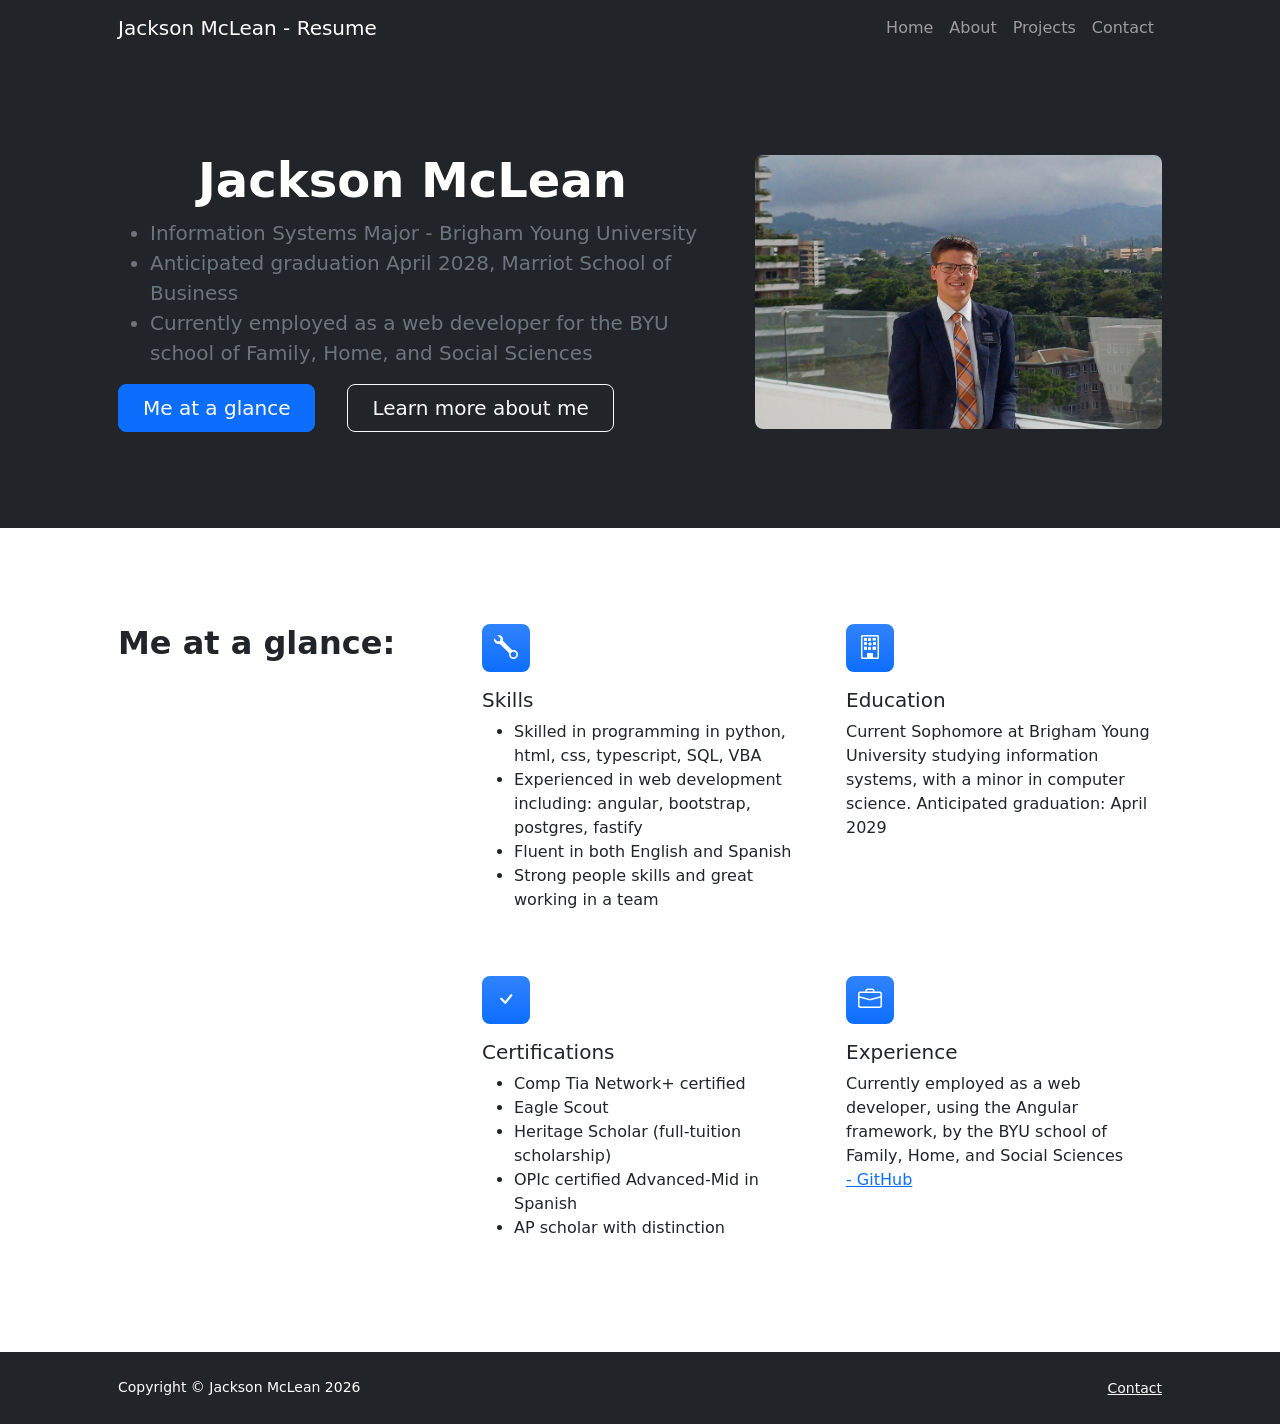
<file: index.html>
<!doctype html>
<html lang="en">
  <head>
    <meta charset="utf-8" />
    <meta
      name="viewport"
      content="width=device-width, initial-scale=1, shrink-to-fit=no"
    />
    <meta name="description" content="" />
    <meta name="author" content="" />
    <title>Jackson McLean - Resume</title>
    <!-- Favicon-->
    <link rel="icon" type="image/x-icon" href="assets/favicon.ico" />
    <!-- Bootstrap icons-->
    <link
      href="https://cdn.jsdelivr.net/npm/bootstrap-icons@1.5.0/font/bootstrap-icons.css"
      rel="stylesheet"
    />
    <!-- Core theme CSS (includes Bootstrap)-->
    <link href="css/styles.css" rel="stylesheet" />
  </head>
  <body class="d-flex flex-column h-100">
    <main class="flex-shrink-0">
      <!-- Navigation-->
      <nav class="navbar navbar-expand-lg navbar-dark bg-dark">
        <div class="container px-5">
          <a class="navbar-brand" href="index.html">Jackson McLean - Resume</a>
          <button
            class="navbar-toggler"
            type="button"
            data-bs-toggle="collapse"
            data-bs-target="#navbarSupportedContent"
            aria-controls="navbarSupportedContent"
            aria-expanded="false"
            aria-label="Toggle navigation"
          >
            <span class="navbar-toggler-icon"></span>
          </button>
          <div class="collapse navbar-collapse" id="navbarSupportedContent">
            <ul class="navbar-nav ms-auto mb-2 mb-lg-0">
              <li class="nav-item">
                <a class="nav-link" href="index.html">Home</a>
              </li>
              <li class="nav-item">
                <a class="nav-link" href="about.html">About</a>
              </li>
              <li class="nav-item">
                <a class="nav-link" href="projects.html">Projects</a>
              </li>
              <li class="nav-item">
                <a class="nav-link" href="contact.html">Contact</a>
              </li>
            </ul>
          </div>
        </div>
      </nav>
      <!-- Header-->
      <header class="bg-dark py-5">
        <div class="container px-5">
          <div class="row gx-5 align-items-center justify-content-center">
            <div class="col-lg-8 col-xl-7 col-xxl-6">
              <div class="my-5 text-start text-xl-start">
                <h1 class="display-5 fw-bolder text-white mb-2 text-center">
                  Jackson McLean
                </h1>
                <ul>
                  <li class="lead fw-normal text-muted mb-0">
                    Information Systems Major - Brigham Young University
                  </li>
                  <li class="lead fw-normal text-muted mb-0">
                    Anticipated graduation April 2028, Marriot School of
                    Business
                  </li>
                  <li class="lead fw-normal text-muted mb-0">
                    Currently employed as a web developer for the BYU school of
                    Family, Home, and Social Sciences
                  </li>
                  <!-- <li class="lead fw-normal text-muted mb-0">
                    Current GPA: 4.0
                  </li> -->
                </ul>
                <div
                  class="d-grid gap-3 d-sm-flex justify-content-sm-center justify-content-xl-start"
                >
                  <a
                    class="btn btn-primary btn-lg px-4 me-sm-3"
                    href="#features"
                    >Me at a glance</a
                  >
                  <a class="btn btn-outline-light btn-lg px-4" href="about.html"
                    >Learn more about me</a
                  >
                </div>
              </div>
            </div>
            <div class="col-xl-5 col-xxl-6 d-none d-xl-block text-center">
              <img
                class="img-fluid rounded-3 my-5"
                src="assets/profile_pic.jpg"
                alt="profile pic"
              />
            </div>
          </div>
        </div>
      </header>
      <!-- Testimonial section-->
      <!-- <div class="py-5 bg-light">
        <div class="container px-5 my-5">
          <div class="row gx-5 justify-content-center">
            <div class="col-lg-10 col-xl-7">
              <div class="text-center">
                <div class="fs-4 mb-4 fst-italic">
                  "There are no secrets to success. It is the result of
                  preparation, hard work, and learning from failure"
                </div>
                <div class="d-flex align-items-center justify-content-center">
                  <img class="rounded-circle me-3" src="https://dummyimage.com/40x40/ced4da/6c757d" alt="..." />
                  <div class="fw-bold">
                    Colin Powell
                    <span class="fw-bold text-primary mx-1">/</span>
                    former U.S. Secretary of State
                  </div>
                </div>
              </div>
            </div>
          </div>
        </div>
      </div> -->
      <!-- Features section-->
      <section class="py-5" id="features">
        <div class="container px-5 my-5">
          <div class="row gx-5">
            <div class="col-lg-4 mb-5 mb-lg-0">
              <h2 class="fw-bolder mb-0">Me at a glance:</h2>
            </div>
            <div class="col-lg-8">
              <div class="row gx-5 row-cols-1 row-cols-md-2">
                <div class="col mb-5 h-100">
                  <div
                    class="feature bg-primary bg-gradient text-white rounded-3 mb-3"
                  >
                    <i class="bi bi-wrench"></i>
                  </div>
                  <h2 class="h5">Skills</h2>
                  <!-- <p class="mb-0"></p> -->
                  <ul>
                    <li>
                      Skilled in programming in python, html, css, typescript,
                      SQL, VBA
                    </li>
                    <li>
                      Experienced in web development including: angular,
                      bootstrap, postgres, fastify
                    </li>
                    <li>Fluent in both English and Spanish</li>
                    <li>Strong people skills and great working in a team</li>
                  </ul>
                </div>
                <div class="col mb-5 h-100">
                  <div
                    class="feature bg-primary bg-gradient text-white rounded-3 mb-3"
                  >
                    <i class="bi bi-building"></i>
                  </div>
                  <h2 class="h5">Education</h2>
                  <p class="mb-0">
                    Current Sophomore at Brigham Young University studying
                    information systems, with a minor in computer science.
                    Anticipated graduation: April 2029
                  </p>
                </div>
                <div class="col mb-5 mb-md-0 h-100">
                  <div
                    class="feature bg-primary bg-gradient text-white rounded-3 mb-3"
                  >
                    <i class="bi bi-check"></i>
                  </div>
                  <h2 class="h5">Certifications</h2>
                  <ul>
                    <li>Comp Tia Network+ certified</li>
                    <li>Eagle Scout</li>
                    <li>Heritage Scholar (full-tuition scholarship)</li>
                    <li>OPIc certified Advanced-Mid in Spanish</li>
                    <li>AP scholar with distinction</li>
                  </ul>
                </div>
                <div class="col h-100">
                  <div
                    class="feature bg-primary bg-gradient text-white rounded-3 mb-3"
                  >
                    <i class="bi bi-briefcase"></i>
                  </div>
                  <h2 class="h5">Experience</h2>
                  <p class="mb-0">
                    Currently employed as a web developer, using the Angular
                    framework, by the BYU school of Family, Home, and Social
                    Sciences
                  </p>
                  <a href="https://github.com/jacksonmclean326">- GitHub</a>
                </div>
              </div>
            </div>
          </div>
        </div>
      </section>
      <!-- Blog preview section-->
      <!-- <section class="py-5">
                <div class="container px-5 my-5">
                    <div class="row gx-5 justify-content-center">
                        <div class="col-lg-8 col-xl-6">
                            <div class="text-center">
                                <h2 class="fw-bolder">From our blog</h2>
                                <p class="lead fw-normal text-muted mb-5">Lorem ipsum, dolor sit amet consectetur adipisicing elit. Eaque fugit ratione dicta mollitia. Officiis ad.</p>
                            </div>
                        </div>
                    </div>
                    <div class="row gx-5">
                        <div class="col-lg-4 mb-5">
                            <div class="card h-100 shadow border-0">
                                <img class="card-img-top" src="https://dummyimage.com/600x350/ced4da/6c757d" alt="..." />
                                <div class="card-body p-4">
                                    <div class="badge bg-primary bg-gradient rounded-pill mb-2">News</div>
                                    <a class="text-decoration-none link-dark stretched-link" href="#!"><h5 class="card-title mb-3">Blog post title</h5></a>
                                    <p class="card-text mb-0">Some quick example text to build on the card title and make up the bulk of the card's content.</p>
                                </div>
                                <div class="card-footer p-4 pt-0 bg-transparent border-top-0">
                                    <div class="d-flex align-items-end justify-content-between">
                                        <div class="d-flex align-items-center">
                                            <img class="rounded-circle me-3" src="https://dummyimage.com/40x40/ced4da/6c757d" alt="..." />
                                            <div class="small">
                                                <div class="fw-bold">Kelly Rowan</div>
                                                <div class="text-muted">March 12, 2023 &middot; 6 min read</div>
                                            </div>
                                        </div>
                                    </div>
                                </div>
                            </div>
                        </div>
                        <div class="col-lg-4 mb-5">
                            <div class="card h-100 shadow border-0">
                                <img class="card-img-top" src="https://dummyimage.com/600x350/adb5bd/495057" alt="..." />
                                <div class="card-body p-4">
                                    <div class="badge bg-primary bg-gradient rounded-pill mb-2">Media</div>
                                    <a class="text-decoration-none link-dark stretched-link" href="#!"><h5 class="card-title mb-3">Another blog post title</h5></a>
                                    <p class="card-text mb-0">This text is a bit longer to illustrate the adaptive height of each card. Some quick example text to build on the card title and make up the bulk of the card's content.</p>
                                </div>
                                <div class="card-footer p-4 pt-0 bg-transparent border-top-0">
                                    <div class="d-flex align-items-end justify-content-between">
                                        <div class="d-flex align-items-center">
                                            <img class="rounded-circle me-3" src="https://dummyimage.com/40x40/ced4da/6c757d" alt="..." />
                                            <div class="small">
                                                <div class="fw-bold">Josiah Barclay</div>
                                                <div class="text-muted">March 23, 2023 &middot; 4 min read</div>
                                            </div>
                                        </div>
                                    </div>
                                </div>
                            </div>
                        </div>
                        <div class="col-lg-4 mb-5">
                            <div class="card h-100 shadow border-0">
                                <img class="card-img-top" src="https://dummyimage.com/600x350/6c757d/343a40" alt="..." />
                                <div class="card-body p-4">
                                    <div class="badge bg-primary bg-gradient rounded-pill mb-2">News</div>
                                    <a class="text-decoration-none link-dark stretched-link" href="#!"><h5 class="card-title mb-3">The last blog post title is a little bit longer than the others</h5></a>
                                    <p class="card-text mb-0">Some more quick example text to build on the card title and make up the bulk of the card's content.</p>
                                </div>
                                <div class="card-footer p-4 pt-0 bg-transparent border-top-0">
                                    <div class="d-flex align-items-end justify-content-between">
                                        <div class="d-flex align-items-center">
                                            <img class="rounded-circle me-3" src="https://dummyimage.com/40x40/ced4da/6c757d" alt="..." />
                                            <div class="small">
                                                <div class="fw-bold">Evelyn Martinez</div>
                                                <div class="text-muted">April 2, 2023 &middot; 10 min read</div>
                                            </div>
                                        </div>
                                    </div>
                                </div>
                            </div>
                        </div>
                    </div>
                </div>
            </section> -->
    </main>
    <!-- Footer-->
    <footer class="bg-dark py-4 mt-auto">
      <div class="container px-5">
        <div
          class="row align-items-center justify-content-between flex-column flex-sm-row"
        >
          <div class="col-auto">
            <div class="small m-0 text-white">
              Copyright &copy; Jackson McLean 2026
            </div>
          </div>
          <div class="col-auto">
            <!-- <a class="link-light small" href="#!">Privacy</a>
                        <span class="text-white mx-1">&middot;</span>
                        <a class="link-light small" href="#!">Terms</a>
                        <span class="text-white mx-1">&middot;</span> -->
            <a class="link-light small" href="contact.html">Contact</a>
          </div>
        </div>
      </div>
    </footer>
    <!-- Bootstrap core JS-->
    <script src="https://cdn.jsdelivr.net/npm/bootstrap@5.2.3/dist/js/bootstrap.bundle.min.js"></script>
    <!-- Core theme JS-->
    <script src="js/scripts.js"></script>
  </body>
</html>
</file>
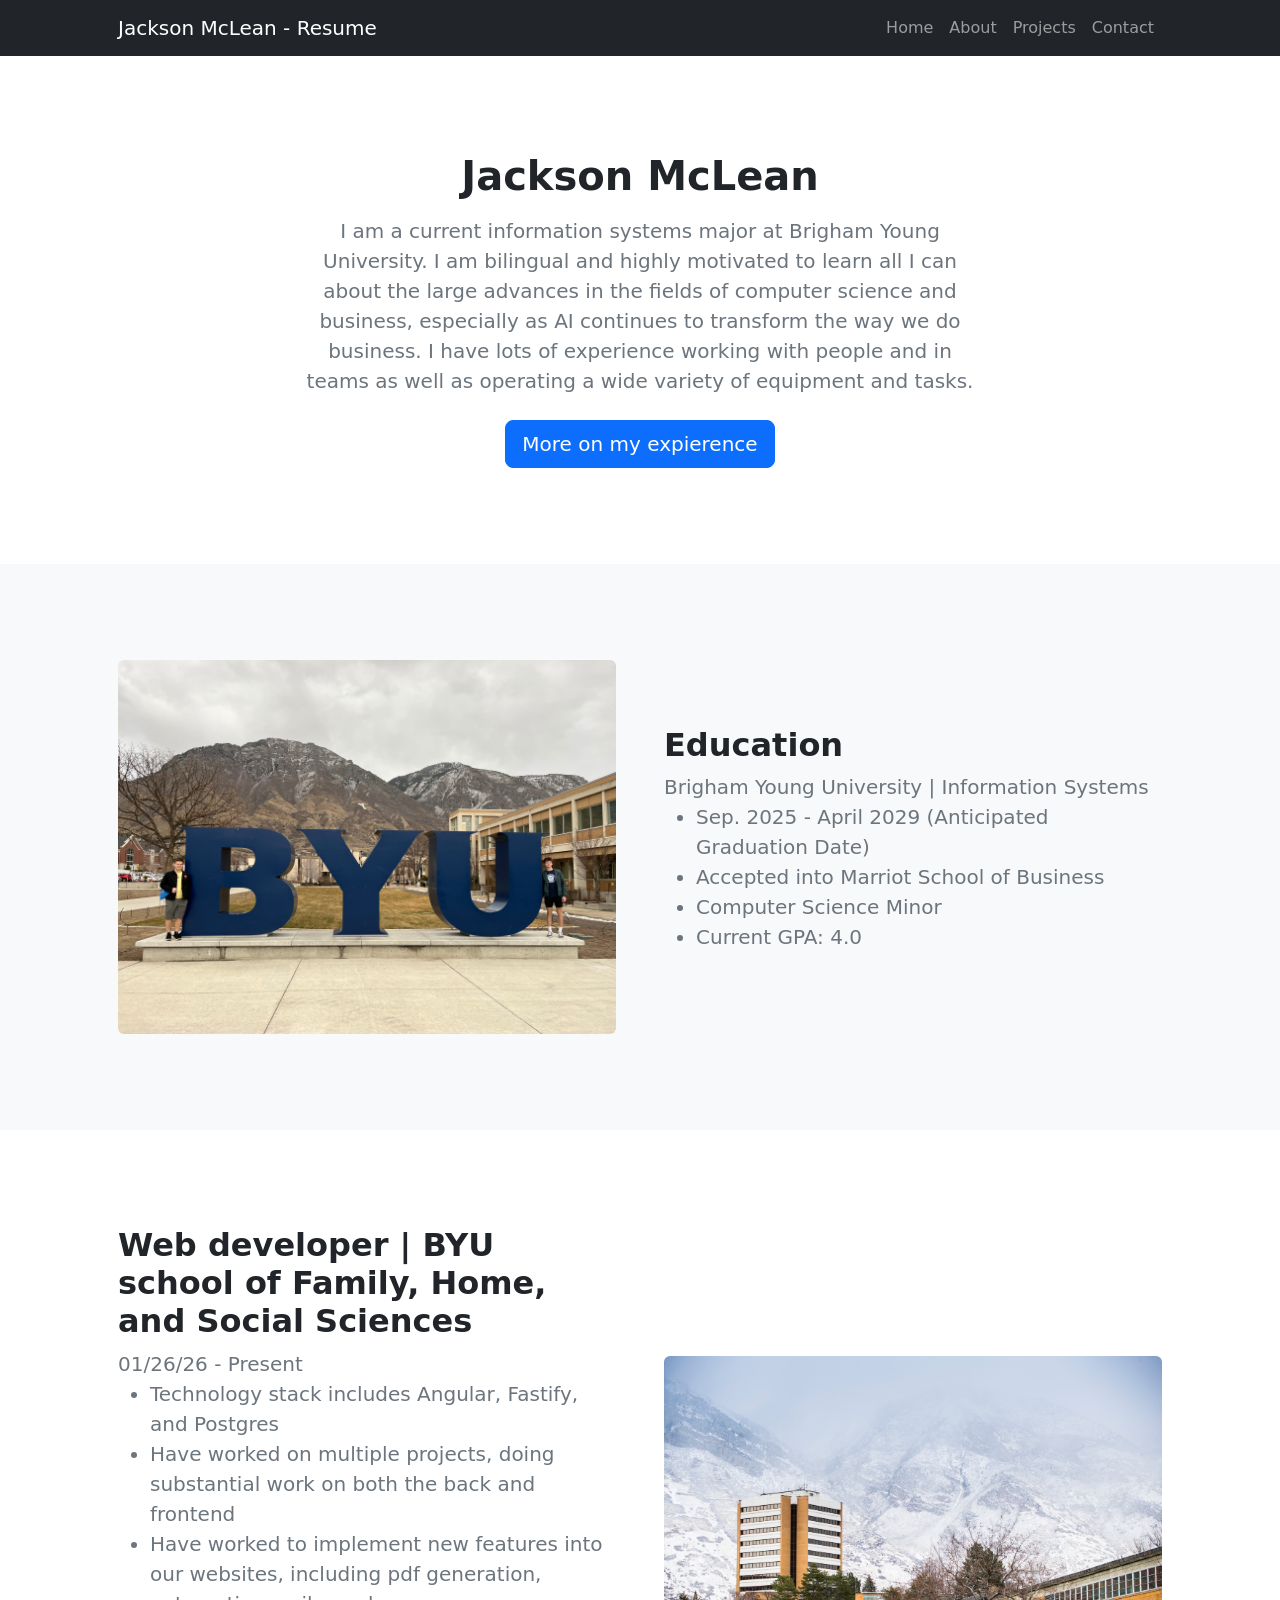
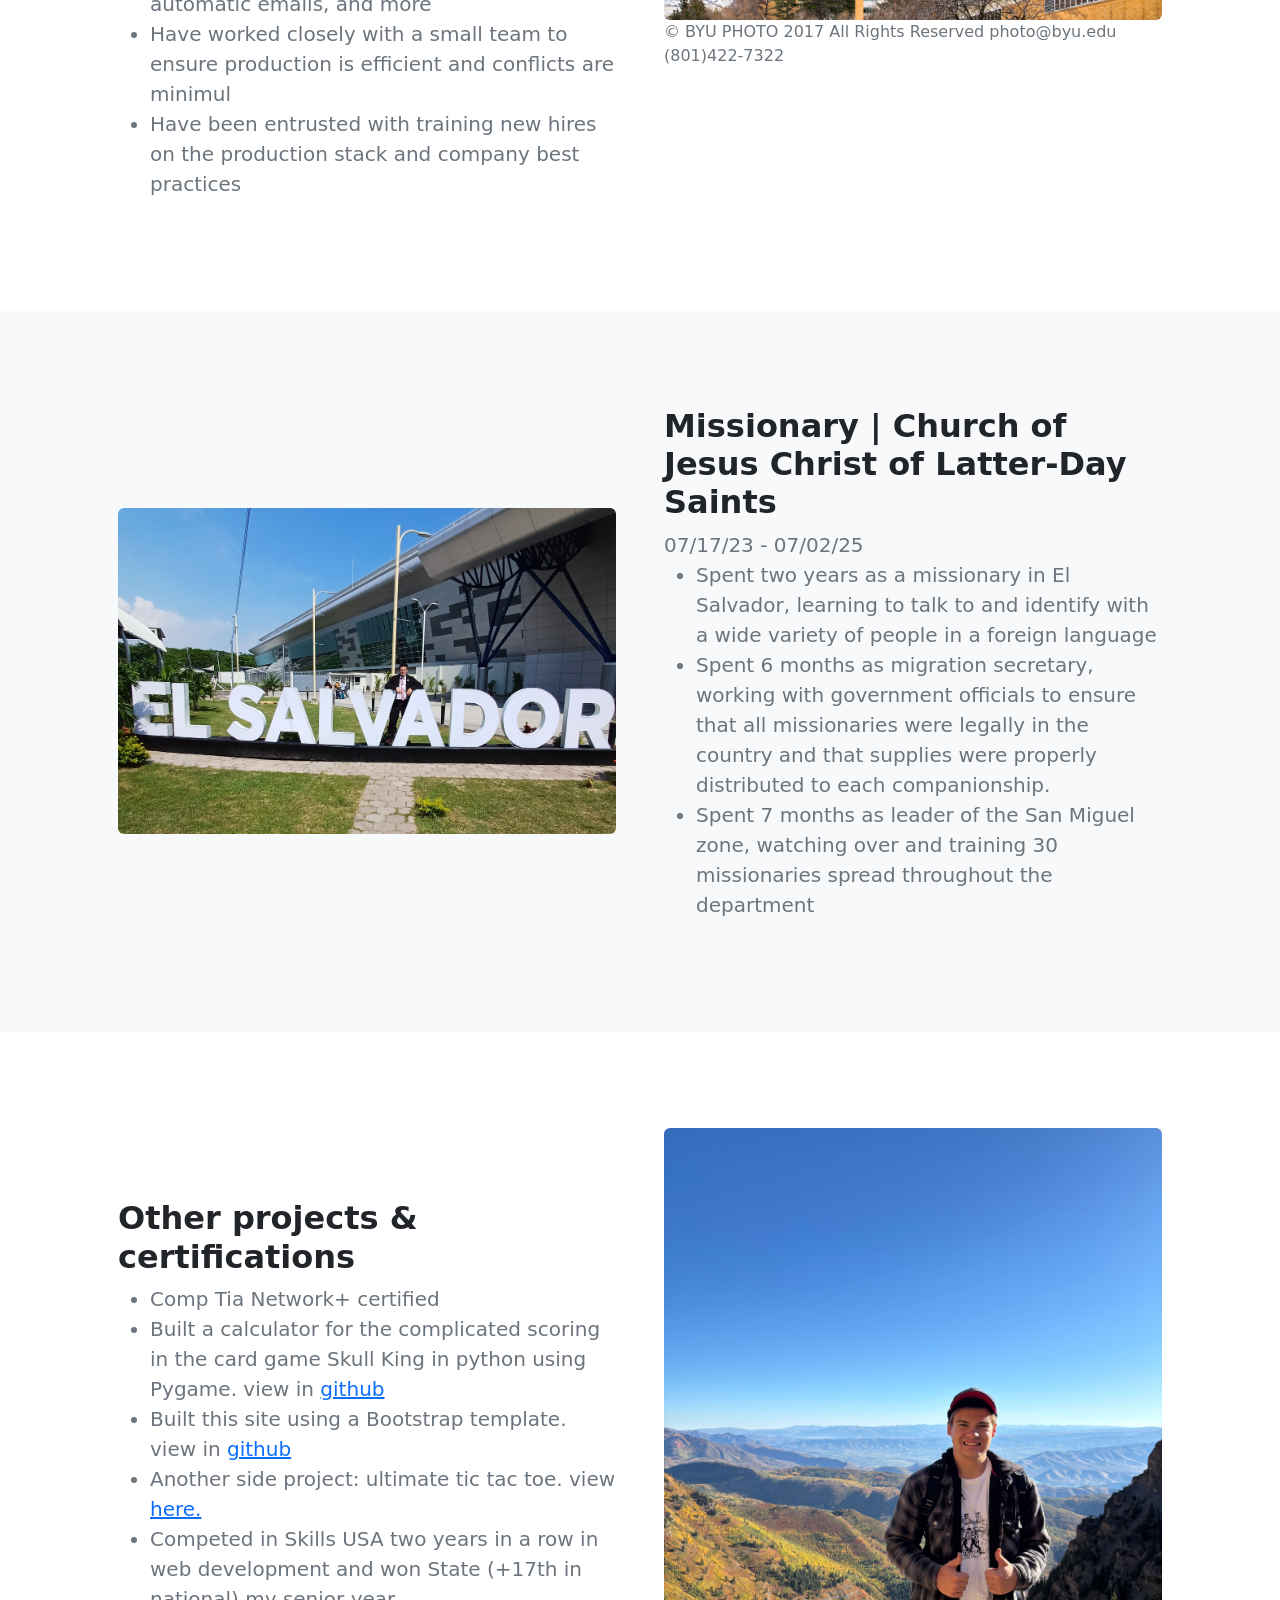
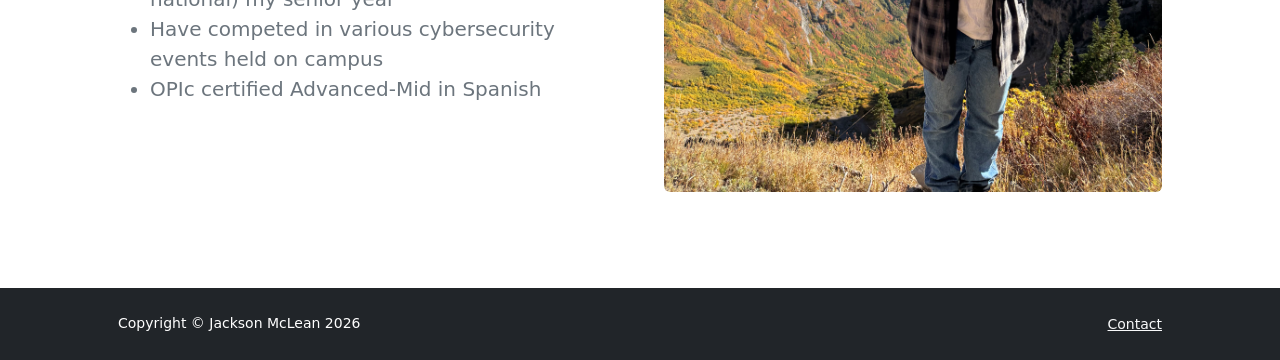
<file: about.html>
<!doctype html>
<html lang="en">
  <head>
    <meta charset="utf-8" />
    <meta
      name="viewport"
      content="width=device-width, initial-scale=1, shrink-to-fit=no"
    />
    <meta name="description" content="" />
    <meta name="author" content="" />
    <title>Jackson McLean - Resume</title>
    <!-- Favicon-->
    <link rel="icon" type="image/x-icon" href="assets/favicon.ico" />
    <!-- Bootstrap icons-->
    <link
      href="https://cdn.jsdelivr.net/npm/bootstrap-icons@1.5.0/font/bootstrap-icons.css"
      rel="stylesheet"
    />
    <!-- Core theme CSS (includes Bootstrap)-->
    <link href="css/styles.css" rel="stylesheet" />
  </head>
  <body class="d-flex flex-column">
    <main class="flex-shrink-0">
      <!-- Navigation-->
      <nav class="navbar navbar-expand-lg navbar-dark bg-dark">
        <div class="container px-5">
          <a class="navbar-brand" href="index.html">Jackson McLean - Resume</a>
          <button
            class="navbar-toggler"
            type="button"
            data-bs-toggle="collapse"
            data-bs-target="#navbarSupportedContent"
            aria-controls="navbarSupportedContent"
            aria-expanded="false"
            aria-label="Toggle navigation"
          >
            <span class="navbar-toggler-icon"></span>
          </button>
          <div class="collapse navbar-collapse" id="navbarSupportedContent">
            <ul class="navbar-nav ms-auto mb-2 mb-lg-0">
              <li class="nav-item">
                <a class="nav-link" href="index.html">Home</a>
              </li>
              <li class="nav-item">
                <a class="nav-link" href="about.html">About</a>
              </li>
              <li class="nav-item">
                <a class="nav-link" href="projects.html">Projects</a>
              </li>
              <li class="nav-item">
                <a class="nav-link" href="contact.html">Contact</a>
              </li>
            </ul>
          </div>
        </div>
      </nav>
      <!-- Header-->
      <header class="py-5">
        <div class="container px-5">
          <div class="row justify-content-center">
            <div class="col-lg-8 col-xxl-6">
              <div class="text-center my-5">
                <h1 class="fw-bolder mb-3">Jackson McLean</h1>
                <p class="lead fw-normal text-muted mb-4">
                  I am a current information systems major at Brigham Young
                  University. I am bilingual and highly motivated to learn all I
                  can about the large advances in the fields of computer science
                  and business, especially as AI continues to transform the way
                  we do business. I have lots of experience working with people
                  and in teams as well as operating a wide variety of equipment
                  and tasks.
                </p>
                <a class="btn btn-primary btn-lg" href="#scroll-target"
                  >More on my expierence</a
                >
              </div>
            </div>
          </div>
        </div>
      </header>
      <!-- About section one-->
      <section class="py-5 bg-light">
        <div class="container px-5 my-5">
          <div class="row gx-5 align-items-center">
            <div class="col-lg-6">
              <img
                class="img-fluid rounded mb-5 mb-lg-0"
                src="assets/byu.jpg"
                alt="..."
              />
            </div>
            <div class="col-lg-6">
              <h2 class="fw-bolder">Education</h2>
              <p class="lead fw-normal text-muted mb-0">
                Brigham Young University | Information Systems
              </p>
              <ul>
                <li class="lead fw-normal text-muted mb-0">
                  Sep. 2025 - April 2029 (Anticipated Graduation Date)
                </li>
                <li class="lead fw-normal text-muted mb-0">
                  Accepted into Marriot School of Business
                </li>
                <li class="lead fw-normal text-muted mb-0">
                  Computer Science Minor
                </li>
                <li class="lead fw-normal text-muted mb-0">Current GPA: 4.0</li>
              </ul>
            </div>
          </div>
        </div>
      </section>
      <!-- About section two-->
      <section class="py-5" id="scroll-target">
        <div class="container px-5 my-5">
          <div class="row gx-5 align-items-center">
            <div class="col-lg-6 order-first order-lg-last">
              <img
                class="img-fluid rounded mb-5 mb-lg-0"
                src="assets/kimball_tower.jpg"
                alt="BYU KMBLL tower"
              />
              <p class="fw-normal text-muted">
                © BYU PHOTO 2017 All Rights Reserved photo@byu.edu (801)422-7322
              </p>
            </div>
            <div class="col-lg-6">
              <h2 class="fw-bolder">
                Web developer | BYU school of Family, Home, and Social Sciences
              </h2>
              <p class="lead fw-normal text-muted mb-0">01/26/26 - Present</p>
              <ul>
                <li class="lead fw-normal text-muted mb-0">
                  Technology stack includes Angular, Fastify, and Postgres
                </li>
                <li class="lead fw-normal text-muted mb-0">
                  Have worked on multiple projects, doing substantial work on
                  both the back and frontend
                </li>
                <li class="lead fw-normal text-muted mb-0">
                  Have worked to implement new features into our websites,
                  including pdf generation, automatic emails, and more
                </li>
                <li class="lead fw-normal text-muted mb-0">
                  Have worked closely with a small team to ensure production is
                  efficient and conflicts are minimul
                </li>
                <li class="lead fw-normal text-muted mb-0">
                  Have been entrusted with training new hires on the production
                  stack and company best practices
                </li>
              </ul>
            </div>
          </div>
        </div>
      </section>
      <!-- About section three-->
      <section class="py-5 bg-light" id="scroll-target">
        <div class="container px-5 my-5">
          <div class="row gx-5 align-items-center">
            <div class="col-lg-6">
              <img
                class="img-fluid rounded mb-5 mb-lg-0"
                src="assets/mission.jpg"
                alt="..."
              />
            </div>
            <div class="col-lg-6">
              <h2 class="fw-bolder">
                Missionary | Church of Jesus Christ of Latter-Day Saints
              </h2>
              <p class="lead fw-normal text-muted mb-0">07/17/23 - 07/02/25</p>
              <ul>
                <li class="lead fw-normal text-muted mb-0">
                  Spent two years as a missionary in El Salvador, learning to
                  talk to and identify with a wide variety of people in a
                  foreign language
                </li>
                <li class="lead fw-normal text-muted mb-0">
                  Spent 6 months as migration secretary, working with government
                  officials to ensure that all missionaries were legally in the
                  country and that supplies were properly distributed to each
                  companionship.
                </li>
                <li class="lead fw-normal text-muted mb-0">
                  Spent 7 months as leader of the San Miguel zone, watching over
                  and training 30 missionaries spread throughout the department
                </li>
              </ul>
            </div>
          </div>
        </div>
      </section>
      <!-- About section four-->
      <section class="py-5">
        <div class="container px-5 my-5">
          <div class="row gx-5 align-items-center">
            <div class="col-lg-6 order-first order-lg-last">
              <img
                class="img-fluid rounded mb-5 mb-lg-0"
                src="assets/timp.jpg"
                alt="..."
              />
            </div>
            <div class="col-lg-6">
              <h2 class="fw-bolder">Other projects & certifications</h2>
              <ul>
                <li class="lead fw-normal text-muted mb-0">
                  Comp Tia Network+ certified
                </li>
                <li class="lead fw-normal text-muted mb-0">
                  Built a calculator for the complicated scoring in the card
                  game Skull King in python using Pygame. view in
                  <a
                    href="https://github.com/jacksonmclean326/Skull_king_calculator"
                    target="_blank"
                    >github</a
                  >
                </li>
                <li class="lead fw-normal text-muted mb-0">
                  Built this site using a Bootstrap template. view in
                  <a
                    href="https://github.com/jacksonmclean326/is201_final_project"
                    target="_blank"
                    >github</a
                  >
                </li>
                <li class="lead fw-normal text-muted mb-0">
                  Another side project: ultimate tic tac toe. view
                  <a href="games/ultimate-tic-tac-toe/ultimate-tic-tac-toe.html"
                    >here.</a
                  >
                </li>
                <li class="lead fw-normal text-muted mb-0">
                  Competed in Skills USA two years in a row in web development
                  and won State (+17th in national) my senior year
                </li>
                <li class="lead fw-normal text-muted mb-0">
                  Have competed in various cybersecurity events held on campus
                </li>
                <li class="lead fw-normal text-muted mb-0">
                  OPIc certified Advanced-Mid in Spanish
                </li>
              </ul>
            </div>
          </div>
        </div>
      </section>
      <!-- Team members section-->
      <!-- <section class="py-5 bg-light">
                <div class="container px-5 my-5">
                    <div class="text-center">
                        <h2 class="fw-bolder">Our team</h2>
                        <p class="lead fw-normal text-muted mb-5">Dedicated to quality and your success</p>
                    </div>
                    <div class="row gx-5 row-cols-1 row-cols-sm-2 row-cols-xl-4 justify-content-center">
                        <div class="col mb-5 mb-5 mb-xl-0">
                            <div class="text-center">
                                <img class="img-fluid rounded-circle mb-4 px-4" src="https://dummyimage.com/150x150/ced4da/6c757d" alt="..." />
                                <h5 class="fw-bolder">Ibbie Eckart</h5>
                                <div class="fst-italic text-muted">Founder &amp; CEO</div>
                            </div>
                        </div>
                        <div class="col mb-5 mb-5 mb-xl-0">
                            <div class="text-center">
                                <img class="img-fluid rounded-circle mb-4 px-4" src="https://dummyimage.com/150x150/ced4da/6c757d" alt="..." />
                                <h5 class="fw-bolder">Arden Vasek</h5>
                                <div class="fst-italic text-muted">CFO</div>
                            </div>
                        </div>
                        <div class="col mb-5 mb-5 mb-sm-0">
                            <div class="text-center">
                                <img class="img-fluid rounded-circle mb-4 px-4" src="https://dummyimage.com/150x150/ced4da/6c757d" alt="..." />
                                <h5 class="fw-bolder">Toribio Nerthus</h5>
                                <div class="fst-italic text-muted">Operations Manager</div>
                            </div>
                        </div>
                        <div class="col mb-5">
                            <div class="text-center">
                                <img class="img-fluid rounded-circle mb-4 px-4" src="https://dummyimage.com/150x150/ced4da/6c757d" alt="..." />
                                <h5 class="fw-bolder">Malvina Cilla</h5>
                                <div class="fst-italic text-muted">CTO</div>
                            </div>
                        </div>
                    </div>
                </div>
            </section> -->
    </main>
    <!-- Footer-->
    <footer class="bg-dark py-4 mt-auto">
      <div class="container px-5">
        <div
          class="row align-items-center justify-content-between flex-column flex-sm-row"
        >
          <div class="col-auto">
            <div class="small m-0 text-white">
              Copyright &copy; Jackson McLean 2026
            </div>
          </div>
          <div class="col-auto">
            <!-- <a class="link-light small" href="#!">Privacy</a>
                        <span class="text-white mx-1">&middot;</span>
                        <a class="link-light small" href="#!">Terms</a>
                        <span class="text-white mx-1">&middot;</span> -->
            <a class="link-light small" href="contact.html">Contact</a>
          </div>
        </div>
      </div>
    </footer>
    <!-- Bootstrap core JS-->
    <script src="https://cdn.jsdelivr.net/npm/bootstrap@5.2.3/dist/js/bootstrap.bundle.min.js"></script>
    <!-- Core theme JS-->
    <script src="js/scripts.js"></script>
  </body>
</html>
</file>
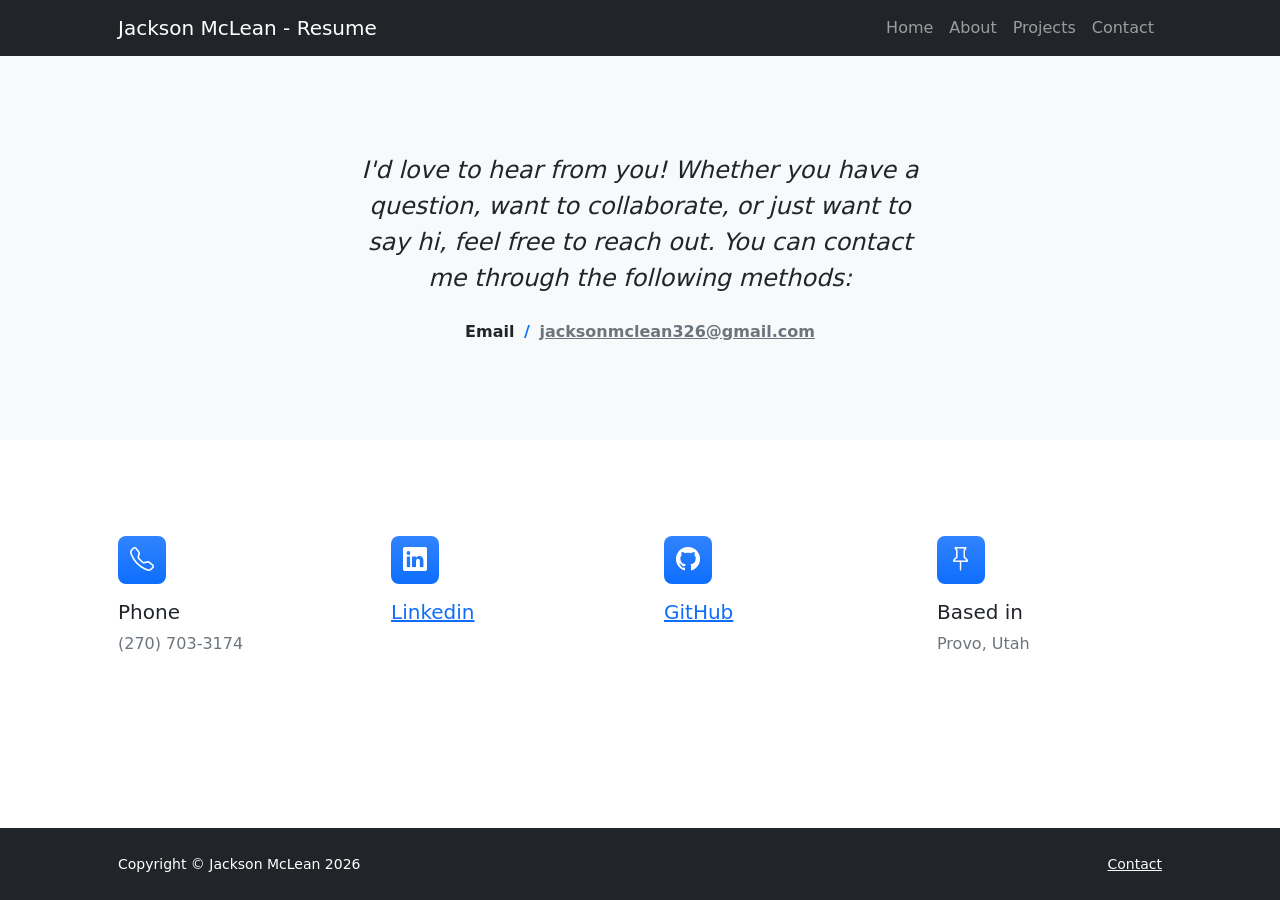
<file: contact.html>
<!doctype html>
<html lang="en">
  <head>
    <meta charset="utf-8" />
    <meta
      name="viewport"
      content="width=device-width, initial-scale=1, shrink-to-fit=no"
    />
    <meta name="description" content />
    <meta name="author" content />
    <title>Jackson McLean - Resume</title>
    <!-- Favicon-->
    <link rel="icon" type="image/x-icon" href="assets/favicon.ico" />
    <!-- Bootstrap icons-->
    <link
      href="https://cdn.jsdelivr.net/npm/bootstrap-icons@1.5.0/font/bootstrap-icons.css"
      rel="stylesheet"
    />
    <!-- Core theme CSS (includes Bootstrap)-->
    <link href="css/styles.css" rel="stylesheet" />
  </head>
  <body class="d-flex flex-column">
    <main class="flex-shrink-0">
      <!-- Navigation-->
      <nav class="navbar navbar-expand-lg navbar-dark bg-dark">
        <div class="container px-5">
          <a class="navbar-brand" href="index.html">Jackson McLean - Resume</a>
          <button
            class="navbar-toggler"
            type="button"
            data-bs-toggle="collapse"
            data-bs-target="#navbarSupportedContent"
            aria-controls="navbarSupportedContent"
            aria-expanded="false"
            aria-label="Toggle navigation"
          >
            <span class="navbar-toggler-icon"></span>
          </button>
          <div class="collapse navbar-collapse" id="navbarSupportedContent">
            <ul class="navbar-nav ms-auto mb-2 mb-lg-0">
              <li class="nav-item">
                <a class="nav-link" href="index.html">Home</a>
              </li>
              <li class="nav-item">
                <a class="nav-link" href="about.html">About</a>
              </li>
              <li class="nav-item">
                <a class="nav-link" href="projects.html">Projects</a>
              </li>
              <li class="nav-item">
                <a class="nav-link" href="contact.html">Contact</a>
              </li>
            </ul>
          </div>
        </div>
      </nav>
      <!-- Page content-->
      <div class="py-5 bg-light">
        <div class="container px-5 my-5">
          <div class="row gx-5 justify-content-center">
            <div class="col-lg-10 col-xl-7">
              <div class="text-center">
                <div class="fs-4 mb-4 fst-italic">
                  I'd love to hear from you! Whether you have a question, want
                  to collaborate, or just want to say hi, feel free to reach
                  out. You can contact me through the following methods:
                </div>
                <div class="d-flex align-items-center justify-content-center">
                  <!-- <img class="rounded-circle me-3" src="https://dummyimage.com/40x40/ced4da/6c757d" alt="..." /> -->
                  <div class="fw-bold">
                    Email
                    <span class="fw-bold text-primary mx-1">/</span>
                    <a
                      href="mailto:jacksonmclean326@gmail.com"
                      class="text-muted mb-0"
                      >jacksonmclean326@gmail.com</a
                    >
                  </div>
                </div>
              </div>
            </div>
          </div>
        </div>
      </div>
      <section class="py-5">
        <div class="container px-5">
          <!-- Contact cards-->
          <div class="row gx-5 row-cols-2 row-cols-lg-4 py-5">
            <div class="col">
              <div
                class="feature bg-primary bg-gradient text-white rounded-3 mb-3"
              >
                <i class="bi bi-telephone"></i>
              </div>
              <div class="h5">Phone</div>
              <p class="text-muted mb-0">(270) 703-3174</p>
            </div>
            <div class="col">
              <div
                class="feature bg-primary bg-gradient text-white rounded-3 mb-3"
              >
                <i class="bi bi-linkedin"></i>
              </div>
              <div class="h5 mb-2">
                <a href="https://www.linkedin.com/in/jackson-mclean-79b550243/"
                  >Linkedin</a
                >
              </div>
              <!-- <p class="text-muted mb-0">Explore our community forums and communicate with other users.</p> -->
            </div>
            <div class="col">
              <div
                class="feature bg-primary bg-gradient text-white rounded-3 mb-3"
              >
                <i class="bi bi-github"></i>
              </div>
              <div class="h5">
                <a href="https://github.com/jacksonmclean326">GitHub</a>
              </div>
              <!-- <p class="text-muted mb-0">Explore our community forums and communicate with other users.</p> -->
            </div>
            <!-- <div class="col">
              <div
                class="feature bg-primary bg-gradient text-white rounded-3 mb-3"
              >
                <i class="bi bi-facebook"></i>
              </div>
              <div class="h5">
                <a
                  href="https://www.facebook.com/profile.php?id=100094549431884"
                  >Facebook</a
                >
              </div>
              <p class="text-muted mb-0">Browse FAQ's and support articles to find solutions.</p>
            </div> -->
            <div class="col">
              <div
                class="feature bg-primary bg-gradient text-white rounded-3 mb-3"
              >
                <i class="bi bi-pin"></i>
              </div>
              <div class="h5">Based in</div>
              <p class="text-muted mb-0">Provo, Utah</p>
            </div>
          </div>
        </div>
      </section>
    </main>
    <!-- Footer-->
    <footer class="bg-dark py-4 mt-auto">
      <div class="container px-5">
        <div
          class="row align-items-center justify-content-between flex-column flex-sm-row"
        >
          <div class="col-auto">
            <div class="small m-0 text-white">
              Copyright &copy; Jackson McLean 2026
            </div>
          </div>
          <div class="col-auto">
            <!-- <a class="link-light small" href="#!">Privacy</a>
                        <span class="text-white mx-1">&middot;</span>
                        <a class="link-light small" href="#!">Terms</a>
                        <span class="text-white mx-1">&middot;</span> -->
            <a class="link-light small" href="contact.html">Contact</a>
          </div>
        </div>
      </div>
    </footer>
    <!-- Bootstrap core JS-->
    <script src="https://cdn.jsdelivr.net/npm/bootstrap@5.2.3/dist/js/bootstrap.bundle.min.js"></script>
    <!-- Core theme JS-->
    <script src="js/scripts.js"></script>
    <!-- * * * * * * * * * * * * * * * * * * * * * * * * * * * * * * * * * * * * * * * *-->
    <!-- * *                               SB Forms JS                               * *-->
    <!-- * * Activate your form at https://startbootstrap.com/solution/contact-forms * *-->
    <!-- * * * * * * * * * * * * * * * * * * * * * * * * * * * * * * * * * * * * * * * *-->
    <script src="https://cdn.startbootstrap.com/sb-forms-latest.js"></script>
  </body>
</html>
</file>
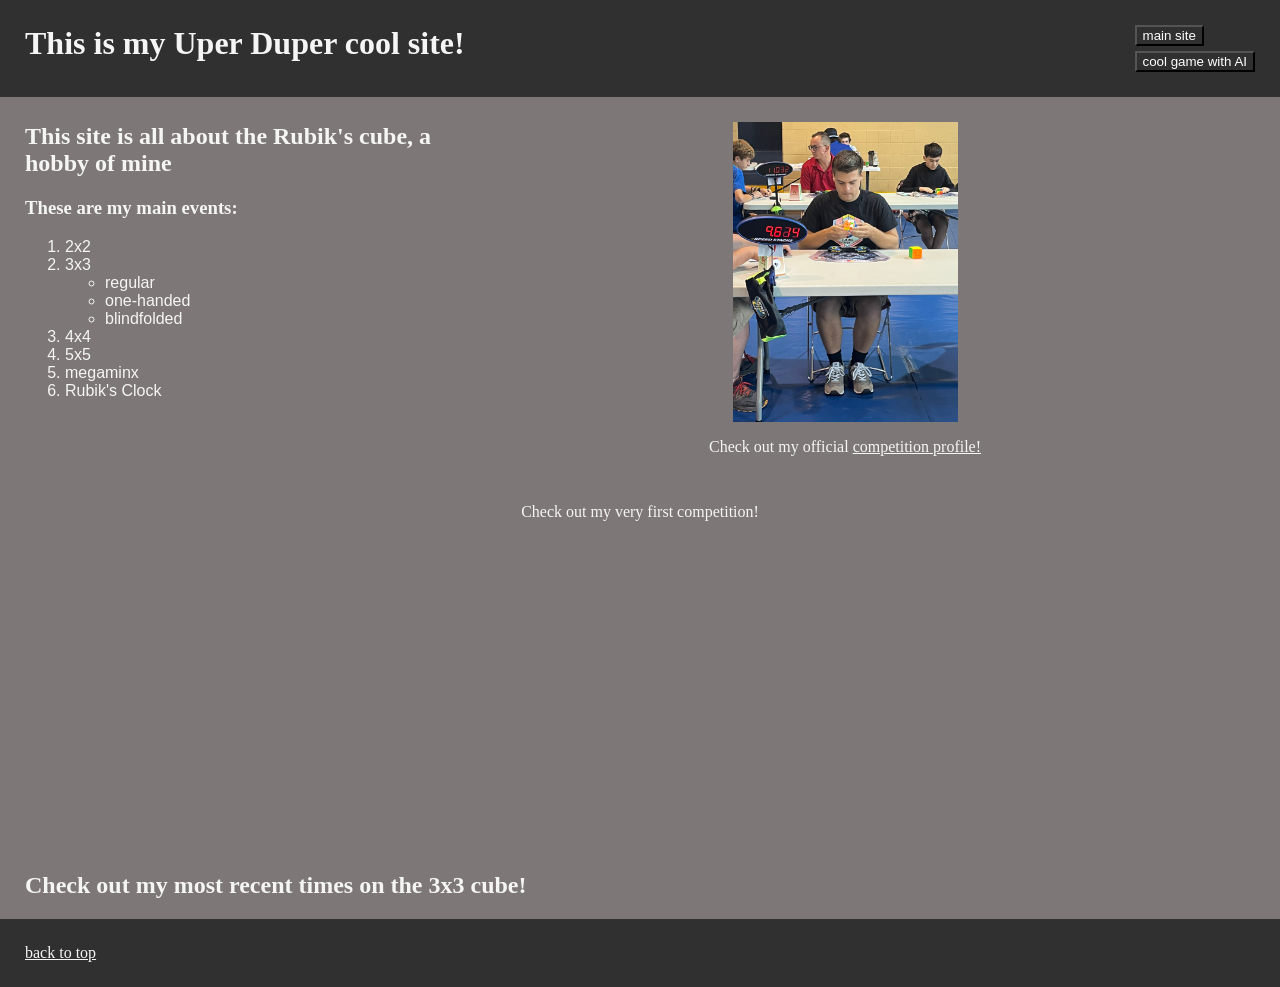
<file: scratch-site/scratch.html>
<!DOCTYPE html>
<html lang="eng">
    <head>
        <title>html built from scratch</title>
        <link rel="stylesheet" href="scratch-styles.css">
    </head>
    <body>
        <header id="top">
            <h1>This is my Uper Duper cool site!</h1>
            <div class="buttons">
                <a href="../index.html">
                    <button>main site</button>
                </a>
                <a href="../AI-page/AI-page.html">
                    <button>cool game with AI</button>
                </a>
            </div>
        </header>
        <div class="main-content">
            <div class="box1">
                <div id="list">
                    <h2>This site is all about the Rubik's cube, a hobby of mine</h2>
                    <h3>These are my main events:</h3>
                    <ol>
                        <li>2x2</li>
                        <li>3x3</li>
                        <ul>
                            <li>regular</li>
                            <li>one-handed</li>
                            <li>blindfolded</li>
                        </ul>
                        <li>4x4</li>
                        <li>5x5</li>
                        <li>megaminx</li>
                        <li>Rubik's Clock</li>
                    </ol>
                </div>
                <img src="../assets/Rubik's_cube.jpg" alt="me at a Rubik's cube competition"/>
                <p></p>
                <p>Check out my official <a href="https://www.worldcubeassociation.org/persons/2021MCLE03">competition profile!</a></p>
            </div>
            <div class="box2">
                <p>Check out my very first competition!</p>
                <iframe
                width="560"
                height="315"
                src="https://www.youtube.com/embed/Dl20NQzAYSY"
                title="YouTube video player"
                frameborder="0"
                allowfullscreen>
                </iframe>
            </div>
            <!-- Tableu Data -->
             <h2>Check out my most recent times on the 3x3 cube!</h2>
            <div class='tableauPlaceholder' id='viz1781235540083' style='position: relative'>
                <noscript>
                    <a href='#'>
                        <img alt='Sheet 1 ' src='https:&#47;&#47;public.tableau.com&#47;static&#47;images&#47;ru&#47;rubiksCubeData&#47;Sheet1&#47;1_rss.png' style='border: none' />
                    </a>
                </noscript>
                <object class='tableauViz'  style='display:none;'>
                    <param name='host_url' value='https%3A%2F%2Fpublic.tableau.com%2F' /> 
                    <param name='embed_code_version' value='3' /> 
                    <param name='site_root' value='' />
                    <param name='name' value='rubiksCubeData&#47;Sheet1' />
                    <param name='tabs' value='no' />
                    <param name='toolbar' value='yes' />
                    <param name='static_image' value='https:&#47;&#47;public.tableau.com&#47;static&#47;images&#47;ru&#47;rubiksCubeData&#47;Sheet1&#47;1.png' /> 
                    <param name='animate_transition' value='yes' />
                    <param name='display_static_image' value='yes' />
                    <param name='display_spinner' value='yes' />
                    <param name='display_overlay' value='yes' />
                    <param name='display_count' value='yes' />
                    <param name='language' value='en-US' />
                    <param name='filter' value='publish=yes' />
                </object>
            </div>                
            <script type='text/javascript'>
                var divElement = document.getElementById('viz1781235540083');                    
                var vizElement = divElement.getElementsByTagName('object')[0];                    
                vizElement.style.width='100%';vizElement.style.height=(divElement.offsetWidth*0.75)+'px';                    
                var scriptElement = document.createElement('script');                    
                scriptElement.src = 'https://public.tableau.com/javascripts/api/viz_v1.js';                    
                vizElement.parentNode.insertBefore(scriptElement, vizElement);                
            </script>
        </div>
        <footer>
            <a href="#top">back to top</a>
        </footer>
    </body>
</html>
</file>
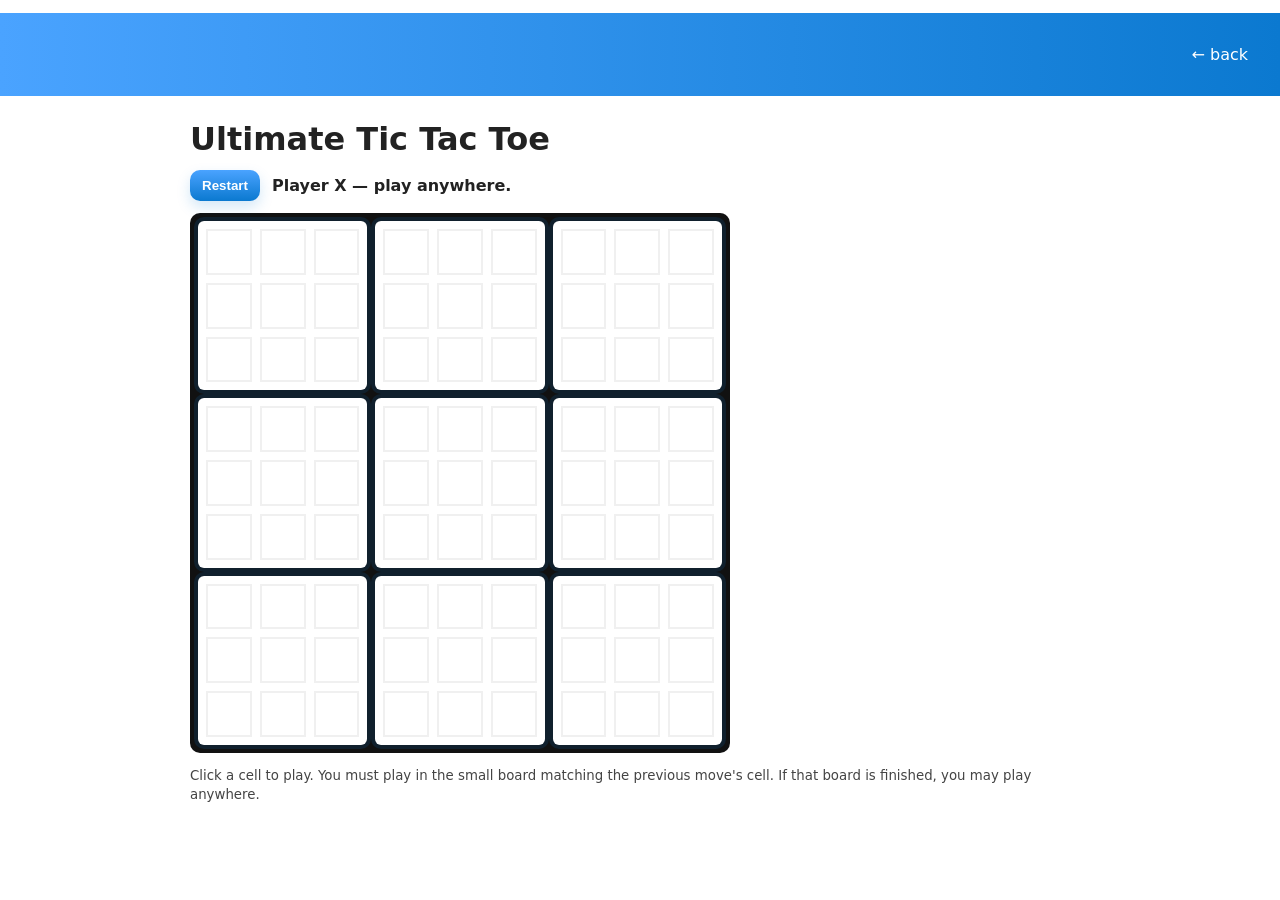
<file: games/ultimate-tic-tac-toe/ultimate-tic-tac-toe.html>
<!doctype html>
<html lang="en">
  <head>
    <meta charset="utf-8" />
    <meta name="viewport" content="width=device-width,initial-scale=1" />
    <title>Ultimate Tic Tac Toe</title>
    <link rel="stylesheet" href="ultimate-tic-tac-toe.css" />
  </head>
  <body>
    <header>
      <a href="../../projects.html">&larr; back</a>
    </header>
    <main>
      <h1>Ultimate Tic Tac Toe</h1>
      <section class="controls">
        <button id="restart">Restart</button>
        <div id="status">Loading...</div>
      </section>

      <div id="game" aria-label="Ultimate Tic Tac Toe board"></div>

      <footer>
        <small
          >Click a cell to play. You must play in the small board matching the
          previous move's cell. If that board is finished, you may play
          anywhere.</small
        >
      </footer>
    </main>

    <script src="ultimate-tic-tac-toe.js"></script>
  </body>
</html>
</file>
<file: scratch-site/scratch-styles.css>
body {
    margin: 0;
    background-color: #7d7777;
}

header, footer {
    display: grid;
    grid-template-columns: 1fr auto;
    background-color: #303030;
    padding: 25px;
}

.buttons {
    display: flex;
    flex-direction: column;
    background-color: #303030;
    gap: 5px;
}

button:hover {
    cursor: pointer;
}

h1 {
    margin: 0;
}

li {
    font-family: "Inter", "Segoe UI", sans-serif;
}

h1, h2, h3, p, a, li {
    color: #f5f5f5;
}

.main-content {
    margin-inline: 25px;
}

.box1 {
    display: grid;
    grid-template-columns: 1fr 2fr;
    place-items: center;
    margin-bottom: 15px;

    img {
        margin-top: 25px;
        max-width: 250px;
        max-height: 300px;
    }
}

.box2 {
    display: flex;
    flex-direction: column;
    align-items: center;
}

button {
    background: none;
    color: white
}
</file>
<file: games/ultimate-tic-tac-toe/ultimate-tic-tac-toe.css>
:root {
  --gap: 8px;
  --board-size: 540px;
  --small-size: calc((var(--board-size) - var(--gap) * 2) / 3);
  --cell-size: calc((var(--small-size) - var(--gap) * 2) / 3);
  --x-color: #0b79d0;
  --o-color: #d04b0b;
}

* {
  box-sizing: border-box;
}

body {
  display: flex;
  flex-direction: column;
  font-family:
    system-ui,
    Segoe UI,
    Roboto,
    Arial;
  color: #222;
  display: flex;
  align-items: center;
  justify-content: center;
  min-height: 100vh;
  margin: 0;
  padding-bottom: 64px;
}

header {
  display: flex;
  padding: 2em;
  width: 100%;
  margin-bottom: 24px;
  background: linear-gradient(90deg, #4aa3ff, #0b79d0);

  a {
    margin-left: auto;
    text-decoration: none;
    color: #fff;
  }
}

main {
  max-width: 900px;
  width: 100%;
  padding-bottom: 20px;
}

h1 {
  margin: 0 0 12px;
}

.controls {
  display: flex;
  gap: 12px;
  align-items: center;
  margin-bottom: 12px;

  & button#restart {
    padding: 8px 12px;
    border-radius: 10px;
    border: 0;
    background: linear-gradient(180deg, #4aa3ff, #0b79d0);
    color: #fff;
    font-weight: 700;
    box-shadow: 0 6px 14px rgba(11, 121, 208, 0.18);
    cursor: pointer;
    transition:
      transform 0.12s ease,
      box-shadow 0.12s ease;
    outline: none;
  }

  & button#restart:hover {
    transform: translateY(-2px);
    box-shadow: 0 10px 20px rgba(11, 121, 208, 0.22);
  }

  & button#restart:active {
    transform: translateY(0) scale(0.99);
  }

  & button#restart:focus {
    box-shadow: 0 0 0 4px rgba(11, 121, 208, 0.14);
  }
}

#status {
  font-weight: 600;
}

#game {
  width: var(--board-size);
  max-width: 100%;
  aspect-ratio: 1/1;
  display: grid;
  grid-template-columns: repeat(3, 1fr);
  gap: var(--gap);
  background: #111;
  padding: var(--gap);
  border-radius: 10px;
  align-items: stretch;
}

.small-board {
  background: #fff;
  display: grid;
  grid-template-columns: repeat(3, 1fr);
  grid-auto-rows: 1fr;
  gap: var(--gap);
  padding: var(--gap);
  position: relative;
  border-radius: 6px;

  &.active {
    outline: 4px solid rgba(11, 121, 208, 0.14);
  }

  &.won::after {
    content: "";
    position: absolute;
    inset: 0;
    border-radius: 6px;
    opacity: 0.12;
  }

  &.won.x::after {
    background: linear-gradient(90deg, var(--x-color), #7cc5ff);
  }

  &.won.o::after {
    background: linear-gradient(90deg, var(--o-color), #ffc69a);
  }

  & .overlay-winner {
    font-size: 34px;
  }
}

.cell {
  background: transparent;
  border: 2px solid rgba(0, 0, 0, 0.06);
  display: flex;
  align-items: center;
  justify-content: center;
  font-size: clamp(16px, 2.5vw, 26px);
  width: 100%;
  aspect-ratio: 1/1;
  cursor: pointer;
  user-select: none;

  &.x {
    color: var(--x-color);
    font-weight: 700;
  }

  &.o {
    color: var(--o-color);
    font-weight: 700;
  }

  &.disabled {
    cursor: not-allowed;
    opacity: 0.45;
  }
}

.overlay-winner {
  position: absolute;
  inset: 0;
  display: flex;
  align-items: center;
  justify-content: center;
  font-size: 48px;
  font-weight: 800;
  color: rgba(255, 255, 255, 0.95);
}

footer {
  margin-top: 12px;
  color: #444;
}

@media (max-width: 800px) {
  :root {
    --board-size: 360px;
  }
  .cell {
    font-size: 20px;
  }
}
</file>
